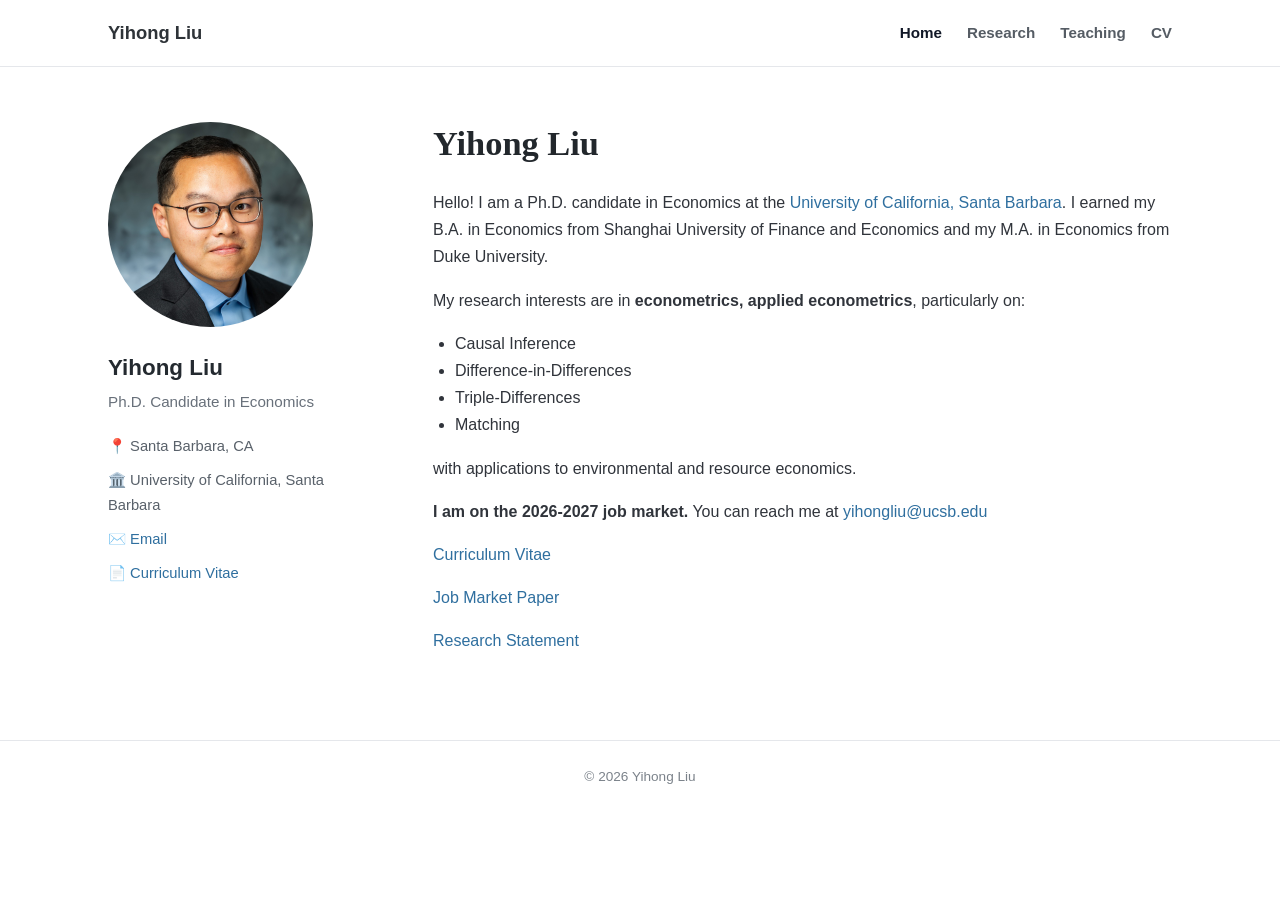
<file: index.html>
<!DOCTYPE html>
<html lang="en">
<head>
  <meta charset="UTF-8">
  <meta name="viewport" content="width=device-width, initial-scale=1.0">
  <title>Yihong Liu | Economics</title>
  <meta name="description" content="Yihong Liu — Economics Ph.D. candidate at UC Santa Barbara. Research in econometrics and causal inference.">
  <link rel="stylesheet" href="assets/style.css">
</head>
<body>
  <header class="site-header">
    <div class="nav-wrap">
      <a class="brand" href="index.html">Yihong Liu</a>
      <nav>
        <a class="active" href="index.html">Home</a>
        <a href="research.html">Research</a>
        <a href="teaching.html">Teaching</a>
        <a href="files/cv.pdf">CV</a>
      </nav>
    </div>
  </header>

  <main class="layout">
    <aside class="sidebar">
      <div class="portrait">
        <img src="assets/profile.jpg" alt="Yihong Liu">
      </div>
      <h2>Yihong Liu</h2>
      <p class="tagline">Ph.D. Candidate in Economics</p>
      <div class="sidebar-links">
        <p>📍 Santa Barbara, CA</p>
        <p>🏛️ University of California, Santa Barbara</p>
        <p>✉️ <a href="mailto:yihongliu@ucsb.edu">Email</a></p>
        <p>📄 <a href="files/cv.pdf">Curriculum Vitae</a></p>
      </div>
    </aside>

    <section class="content">
      <h1>Yihong Liu</h1>
      <p>
        Hello! I am a Ph.D. candidate in Economics at the
        <a href="https://econ.ucsb.edu/" target="_blank" rel="noopener">University of California, Santa Barbara</a>. I earned my B.A. in Economics from Shanghai University of Finance and Economics and my M.A. in Economics from Duke University.
      </p>

      <p>
        My research interests are in <strong>econometrics, applied econometrics</strong>, particularly on:
      </p>
      <ul class="interest-list">
        <li>Causal Inference</li>
        <li>Difference-in-Differences</li>
        <li>Triple-Differences </li>
        <li>Matching </li>
      </ul>
      <p>
        with applications to environmental and resource economics.
      </p>

      <p>
        <strong>I am on the 2026-2027 job market.</strong> You can reach me at <a href="mailto:yihongliu@ucsb.edu">yihongliu@ucsb.edu</a>
      </p>

     <p>
      <a href="files/cv.pdf">Curriculum Vitae</a>
     </p>

     <p>
      <a href="files/jmp.pdf">Job Market Paper</a>
    </p>

     <p>
      <a href="files/research_statement.pdf">Research Statement</a>
     </p>
    </section>
  </main>

  <footer>
    <span>© 2026 Yihong Liu</span>
  </footer>
</body>
</html>
</file>
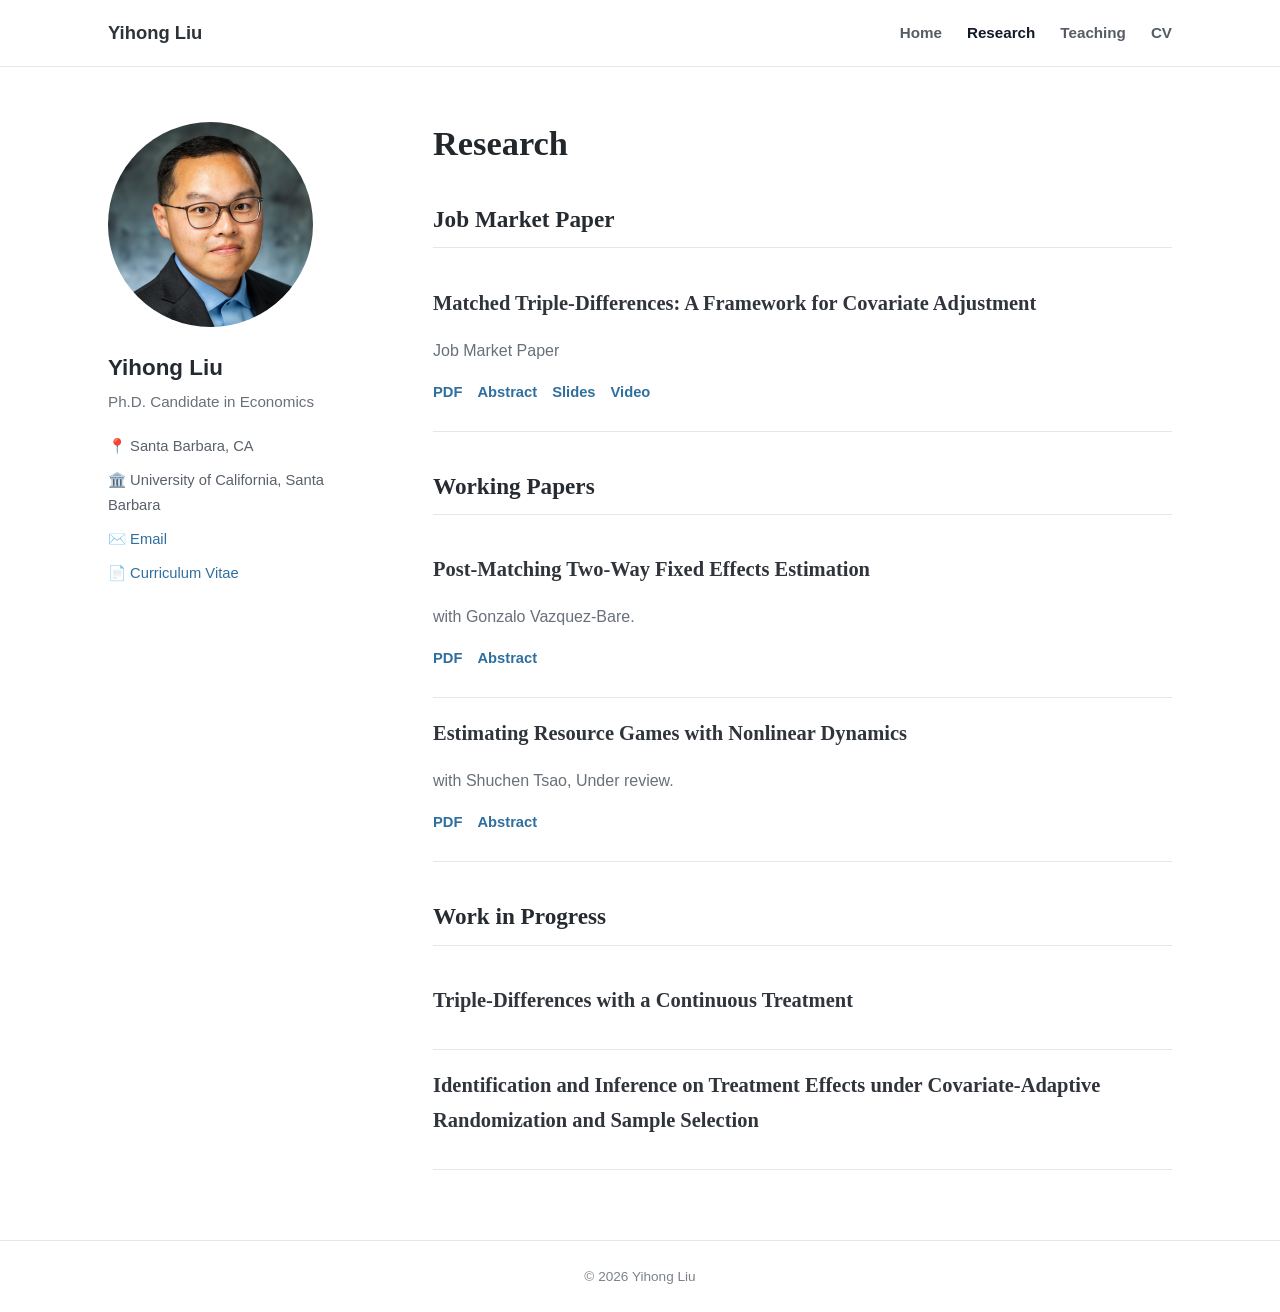
<file: research.html>
<!DOCTYPE html>
<html lang="en">
<head>
  <meta charset="UTF-8">
  <meta name="viewport" content="width=device-width, initial-scale=1.0">
  <title>Research | Yihong Liu</title>
  <link rel="stylesheet" href="assets/style.css">
</head>
<body>
  <header class="site-header">
    <div class="nav-wrap">
      <a class="brand" href="index.html">Yihong Liu</a>
      <nav>
        <a href="index.html">Home</a>
        <a class="active" href="research.html">Research</a>
        <a href="teaching.html">Teaching</a>
        <a href="files/cv.pdf">CV</a>
      </nav>
    </div>
  </header>

  <main class="layout">
    <aside class="sidebar">
      <div class="portrait">
        <img src="assets/profile.jpg" alt="Yihong Liu">
      </div>
      <h2>Yihong Liu</h2>
      <p class="tagline">Ph.D. Candidate in Economics</p>
      <div class="sidebar-links">
        <p>📍 Santa Barbara, CA</p>
        <p>🏛️ University of California, Santa Barbara</p>
        <p>✉️ <a href="mailto:yihongliu@ucsb.edu">Email</a></p>
        <p>📄 <a href="files/cv.pdf">Curriculum Vitae</a></p>
      </div>
    </aside>

    <section class="content">
      <h1>Research</h1>

      <h2 class="section-title">Job Market Paper</h2>

      <article class="paper featured">
        <h3>Matched Triple-Differences: A Framework for Covariate Adjustment</h3>
        <p class="paper-meta">Job Market Paper</p>
        <div class="paper-links">
        <a href="files/jmp.pdf" target="_blank">PDF</a>
        <a href="#" onclick="toggleAbstract('matched-triple-differences-abstract'); return false;">Abstract</a>
        <a href="files/job_talk_slides.pdf" target="_blank">Slides</a>
        <a href="files/video_presentation.mp4" target="_blank">Video</a>
        </div>
        <div id="matched-triple-differences-abstract" class="abstract">
          <p>
         A common empirical strategy in triple-differences (DDD) is to include either covariate trends or covariate levels 
            in a three-way fixed effects (3WFE) regression. This strategy is typically motivated by the conditional
            parallel gaps assumption which assumes that deviations from parallel trends are similar among units with 
            comparable observed covariates. We formally study both 3WFE specifications and show that, in general, 
            neither consistently estimates the average treatment effect on the treated (ATT). Our diagnosis has two 
            parts. First, we show that the OLS estimands of both specifications fail to satisfy the covariate balancing 
            condition that is sufficient for them to equal the ATT. Second, we characterize the additional assumptions 
            for each OLS estimand to equal the ATT. To address these limitations, we propose a matched triple-differences 
            framework that accommodates a general class of matching procedures, including nearest-neighbor matching and 
            kernel matching. Within this framework, we construct a class of consistent matching estimators, establish their 
            asymptotic normality, and provide a consistent variance estimator that accounts for the variability introduced 
            by the matching step. Our empirical application shows that the proposed matched triple-differences estimator 
            can yield estimates and qualitative conclusions that differ from those obtained using the 3WFE regression.
          </p>
        </div>
      </article>

      <h2 class="section-title">Working Papers</h2>

      <article class="paper">
        <h3>Post-Matching Two-Way Fixed Effects Estimation</h3>
        <p class="paper-meta">with Gonzalo Vazquez-Bare.</p>
        <div class="paper-links">
          <a href="files/matching_twfe.pdf" target="_blank">PDF</a>
          <a href="#" onclick="toggleAbstract('post-matching-twfe-abstract'); return false;">Abstract</a>
        </div>
        <div id="post-matching-twfe-abstract" class="abstract">
          <p>
            Identification in difference-in-differences (DiD) settings is often justified under a conditional parallel 
            trends assumption, under which units with similar observed covariates are expected to have followed similar 
            outcome trends in the absence of treatment. In such settings, researchers often combine matching with 
            two-way fixed effects (2WFE) methods. Specifically, in a first step, each treated unit is matched to 
            one or more never-treated units based on observed pre-treatment covariates. In the second step, treatment effects 
            are estimated with a 2WFE regression in the matched sample, reweighting the never-treated units by the number 
            of times they are matched. We formally analyze this common practice and highlight three problems. First,
            with variation in treatment timing, the post-matching 2WFE estimator that pools all treated cohorts has an
            asymptotic “pooling” bias, even when the treatment effect is constant across units and over time. Second, failing to account
            for the variability introduced by the matching procedure yields invalid standard error estimators, which can be biased
            upwards or downwards depending on the data generating process. Third, imperfect matches generate a matching bias
            that can be first-order for inference, but the required bias correction to address it is commonly omitted when
            using post-matching 2WFE estimators in empirical work. Thus, conventional <em>t</em>-statistics and confidence
            intervals based on the uncorrected estimator may be invalid. We provide consistent,
            asymptotically normal bias-corrected matched DiD estimators of treatment effects, event-study coefficients
            and other aggregate magnitudes, with consistent standard errors that account for the matching step. 
            We illustrate our results with simulations and with two empirical applications.
          </p>
        </div>
      </article>

      <article class="paper">
        <h3> Estimating Resource Games with Nonlinear Dynamics</h3>
        <p class="paper-meta">with Shuchen Tsao, Under review.</p>
        <div class="paper-links">
          <a href="files/dynamic.pdf" target="_blank">PDF</a>
          <a href="#" onclick="toggleAbstract('dynamic-abstract'); return false;">Abstract</a>
        </div>
        <div id="dynamic-abstract" class="abstract">
          <p>
            Many policy contexts, from fisheries management to epidemic control, are governed by nonlinear 
            reproduction dynamics and by strategic interaction among multiple decision makers. This combination 
            has historically made structural estimation computationally forbidding. We develop a tractable 
            Generalized Method of Moments (GMM) framework for dynamic resource games with heterogeneous agents 
            and fully nonlinear, interactive state dynamics. We provide sufficient conditions under which the 
            Markov-perfect Nash equilibrium admits analytical optimality conditions, and establish consistency 
            and asymptotic normality of the resulting GMM estimator. Applying the framework to the Japanese anchovy 
            fishery shared by China, Japan, and Korea, we recover each country's implicit ecological valuation and 
            simulate the equilibrium effect of climate-driven shifts in fish migration patterns. We further show that 
            linearizing the equations of motion, the standard route to tractability, substantially understates these 
            ecological values.
          </p>
        </div>
      </article>

      <h2 class="section-title">Work in Progress</h2>

      <article class="paper">
        <h3>Triple-Differences with a Continuous Treatment</h3>
      </article>

      <article class="paper">
        <h3>Identification and Inference on Treatment Effects under Covariate-Adaptive Randomization and Sample Selection</h3>
      </article>
    </section>
  </main>

  <footer><span>© 2026 Yihong Liu</span></footer>

  <script>
    function toggleAbstract(id) {
      const el = document.getElementById(id);
      el.classList.toggle('show');
    }
  </script>
</body>
</html>
</file>
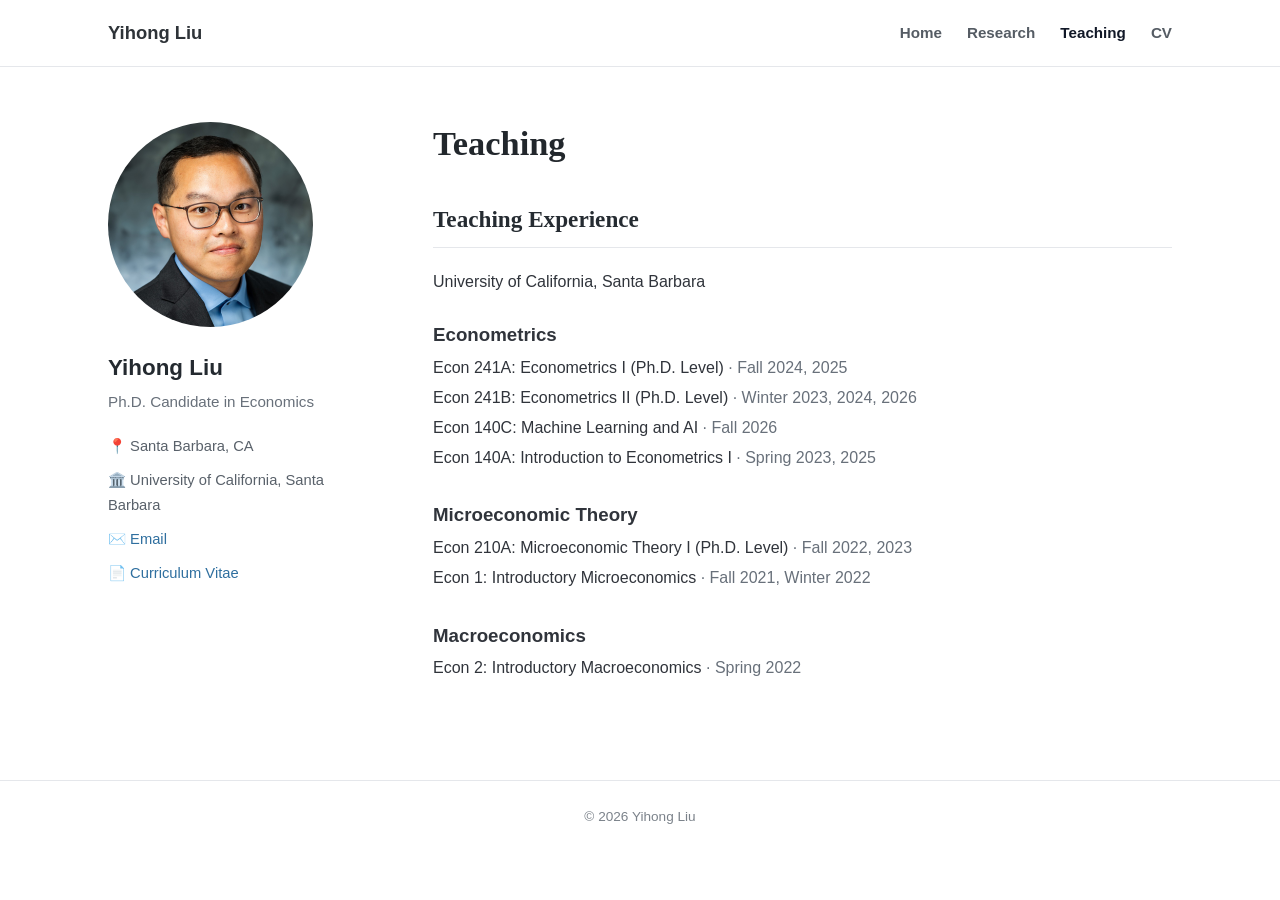
<file: teaching.html>
<!DOCTYPE html>
<html lang="en">
<head>
  <meta charset="UTF-8">
  <meta name="viewport" content="width=device-width, initial-scale=1.0">
  <title>Teaching | Yihong Liu</title>
  <link rel="stylesheet" href="assets/style.css">
</head>
<body>
  <header class="site-header">
    <div class="nav-wrap">
      <a class="brand" href="index.html">Yihong Liu</a>
      <nav>
        <a href="index.html">Home</a>
        <a href="research.html">Research</a>
        <a class="active" href="teaching.html">Teaching</a>
        <a href="files/cv.pdf">CV</a>
      </nav>
    </div>
  </header>

  <main class="layout">
    <aside class="sidebar">
      <div class="portrait">
        <img src="assets/profile.jpg" alt="Yihong Liu">
      </div>
      <h2>Yihong Liu</h2>
      <p class="tagline">Ph.D. Candidate in Economics</p>
      <div class="sidebar-links">
        <p>📍 Santa Barbara, CA</p>
        <p>🏛️ University of California, Santa Barbara</p>
        <p>✉️ <a href="mailto:yihongliu@ucsb.edu">Email</a></p>
        <p>📄 <a href="files/cv.pdf">Curriculum Vitae</a></p>
      </div>
    </aside>

    <section class="content">
      <h1>Teaching</h1>

      <h2 class="section-title">Teaching Experience</h2>
      <p>University of California, Santa Barbara</p>

      <div class="teaching-item">
        <h3>Econometrics</h3>
        <p>Econ 241A: Econometrics I (Ph.D. Level) <span class="muted">· Fall 2024, 2025</span></p>
        <p>Econ 241B: Econometrics II (Ph.D. Level) <span class="muted">· Winter 2023, 2024, 2026</span></p>
        <p>Econ 140C: Machine Learning and AI <span class="muted">· Fall 2026</span></p>
        <p>Econ 140A: Introduction to Econometrics I <span class="muted">· Spring 2023, 2025</span></p>
      </div>

      <div class="teaching-item">
        <h3>Microeconomic Theory</h3>
        <p>Econ 210A: Microeconomic Theory I (Ph.D. Level) <span class="muted">· Fall 2022, 2023</span></p>
        <p>Econ 1: Introductory Microeconomics <span class="muted">· Fall 2021, Winter 2022</span></p>
      </div>

      <div class="teaching-item">
        <h3>Macroeconomics</h3>
        <p>Econ 2: Introductory Macroeconomics <span class="muted">· Spring 2022</span></p>
      </div>
    </section>
  </main>

  <footer><span>© 2026 Yihong Liu</span></footer>
</body>
</html>
</file>
<file: assets/style.css>
/* Academic website — clean, lightweight, GitHub Pages ready */

:root {
  --text: #30343b;
  --muted: #68707a;
  --line: #e5e7eb;
  --link: #2f6f9f;
  --link-hover: #184d73;
  --bg: #ffffff;
  --soft: #f7f9fb;
  --max-width: 1120px;
}

* { box-sizing: border-box; }

html { scroll-behavior: smooth; }

body {
  margin: 0;
  font-family: -apple-system, BlinkMacSystemFont, "Segoe UI", Roboto, Helvetica, Arial, sans-serif;
  color: var(--text);
  background: var(--bg);
  font-size: 16px;
  line-height: 1.7;
}

a {
  color: var(--link);
  text-decoration: none;
}
a:hover { color: var(--link-hover); text-decoration: underline; }

.site-header {
  border-bottom: 1px solid var(--line);
  background: rgba(255,255,255,.96);
  position: sticky;
  top: 0;
  z-index: 10;
}

.nav-wrap {
  max-width: var(--max-width);
  margin: 0 auto;
  padding: 0 28px;
  min-height: 66px;
  display: flex;
  align-items: center;
  justify-content: space-between;
  gap: 30px;
}

.brand {
  color: #2e3338;
  font-weight: 700;
  font-size: 1.15rem;
}

nav {
  display: flex;
  gap: 25px;
  flex-wrap: wrap;
}

nav a {
  color: #555c64;
  font-weight: 600;
  font-size: .95rem;
}
nav a.active, nav a:hover {
  color: #111827;
  text-decoration: none;
}

.layout {
  max-width: var(--max-width);
  margin: 0 auto;
  padding: 55px 28px 70px;
  display: grid;
  grid-template-columns: 260px minmax(0, 1fr);
  gap: 65px;
}

.sidebar {
  text-align: left;
}

.portrait {
  width: 205px;
  height: 205px;
  border-radius: 50%;
  overflow: hidden;
  margin-bottom: 22px;
}

.portrait img {
  width: 100%;
  height: 100%;
  object-fit: cover;
  object-position: center top;
}

.portrait.placeholder {
  display: flex;
  align-items: center;
  justify-content: center;
  background: #e8edf2;
  border: 1px solid #d7dde4;
}
.portrait.placeholder span {
  font-family: Georgia, "Times New Roman", serif;
  font-size: 3.4rem;
  color: #5f6b77;
}

.sidebar h2 {
  font-size: 1.4rem;
  margin: 0 0 4px;
  color: #242a30;
}

.tagline {
  color: var(--muted);
  font-size: .95rem;
  line-height: 1.5;
  margin: 0 0 20px;
}

.sidebar-links p {
  margin: 9px 0;
  font-size: .92rem;
  color: #59616a;
}

.content {
  min-width: 0;
}

.content h1 {
  font-family: Georgia, "Times New Roman", serif;
  font-size: 2.15rem;
  line-height: 1.25;
  color: #22272c;
  margin: 0 0 24px;
}

.content h2 {
  font-family: Georgia, "Times New Roman", serif;
  color: #252b31;
}

.content p {
  max-width: 780px;
}

.callout {
  margin: 34px 0 38px;
  padding: 27px 30px;
  background: var(--soft);
  border: 1px solid var(--line);
  border-left: 4px solid #7b95ab;
  border-radius: 4px;
}

.callout h2 {
  font-size: 1.35rem;
  line-height: 1.35;
  margin: 5px 0 12px;
}

.eyebrow {
  text-transform: uppercase;
  letter-spacing: .08em;
  font-size: .76rem;
  font-weight: 800;
  color: #697b8b;
}

.button {
  display: inline-block;
  margin-top: 7px;
  padding: 8px 14px;
  border: 1px solid #b7c3cd;
  border-radius: 4px;
  background: white;
  font-weight: 600;
  font-size: .9rem;
}
.button:hover { text-decoration: none; background: #f3f6f8; }

.interest-list {
  padding-left: 22px;
}

.section-title {
  margin-top: 35px;
  padding-bottom: 8px;
  border-bottom: 1px solid var(--line);
  font-size: 1.45rem;
}

.paper {
  padding: 18px 0 26px;
  border-bottom: 1px solid var(--line);
}

.paper h3 {
  font-family: Georgia, "Times New Roman", serif;
  font-size: 1.28rem;
  margin: 0 0 5px;
}

.paper-meta, .muted {
  color: var(--muted);
}

.paper-links {
  display: flex;
  gap: 15px;
  margin: 10px 0 0;
  font-weight: 600;
  font-size: .92rem;
}

.abstract {
  display: none;
  margin-top: 15px;
  padding: 16px 19px;
  background: var(--soft);
  border-radius: 4px;
}
.abstract.show { display: block; }

.note {
  font-size: .92rem;
  color: var(--muted);
  font-style: italic;
}

.teaching-item {
  margin: 24px 0 28px;
}
.teaching-item h3 { margin-bottom: 3px; }
.teaching-item p { margin: 3px 0; }

footer {
  border-top: 1px solid var(--line);
  color: #7b828a;
  font-size: .85rem;
  text-align: center;
  padding: 24px;
}

@media (max-width: 760px) {
  .nav-wrap {
    align-items: flex-start;
    flex-direction: column;
    padding-top: 16px;
    padding-bottom: 15px;
    gap: 8px;
  }

  nav { gap: 16px; }

  .layout {
    grid-template-columns: 1fr;
    gap: 35px;
    padding-top: 38px;
  }

  .sidebar {
    text-align: center;
    border-bottom: 1px solid var(--line);
    padding-bottom: 28px;
  }

  .portrait {
    width: 160px;
    height: 160px;
    margin: 0 auto 17px;
  }

  .content h1 { font-size: 1.8rem; }
}
</file>
